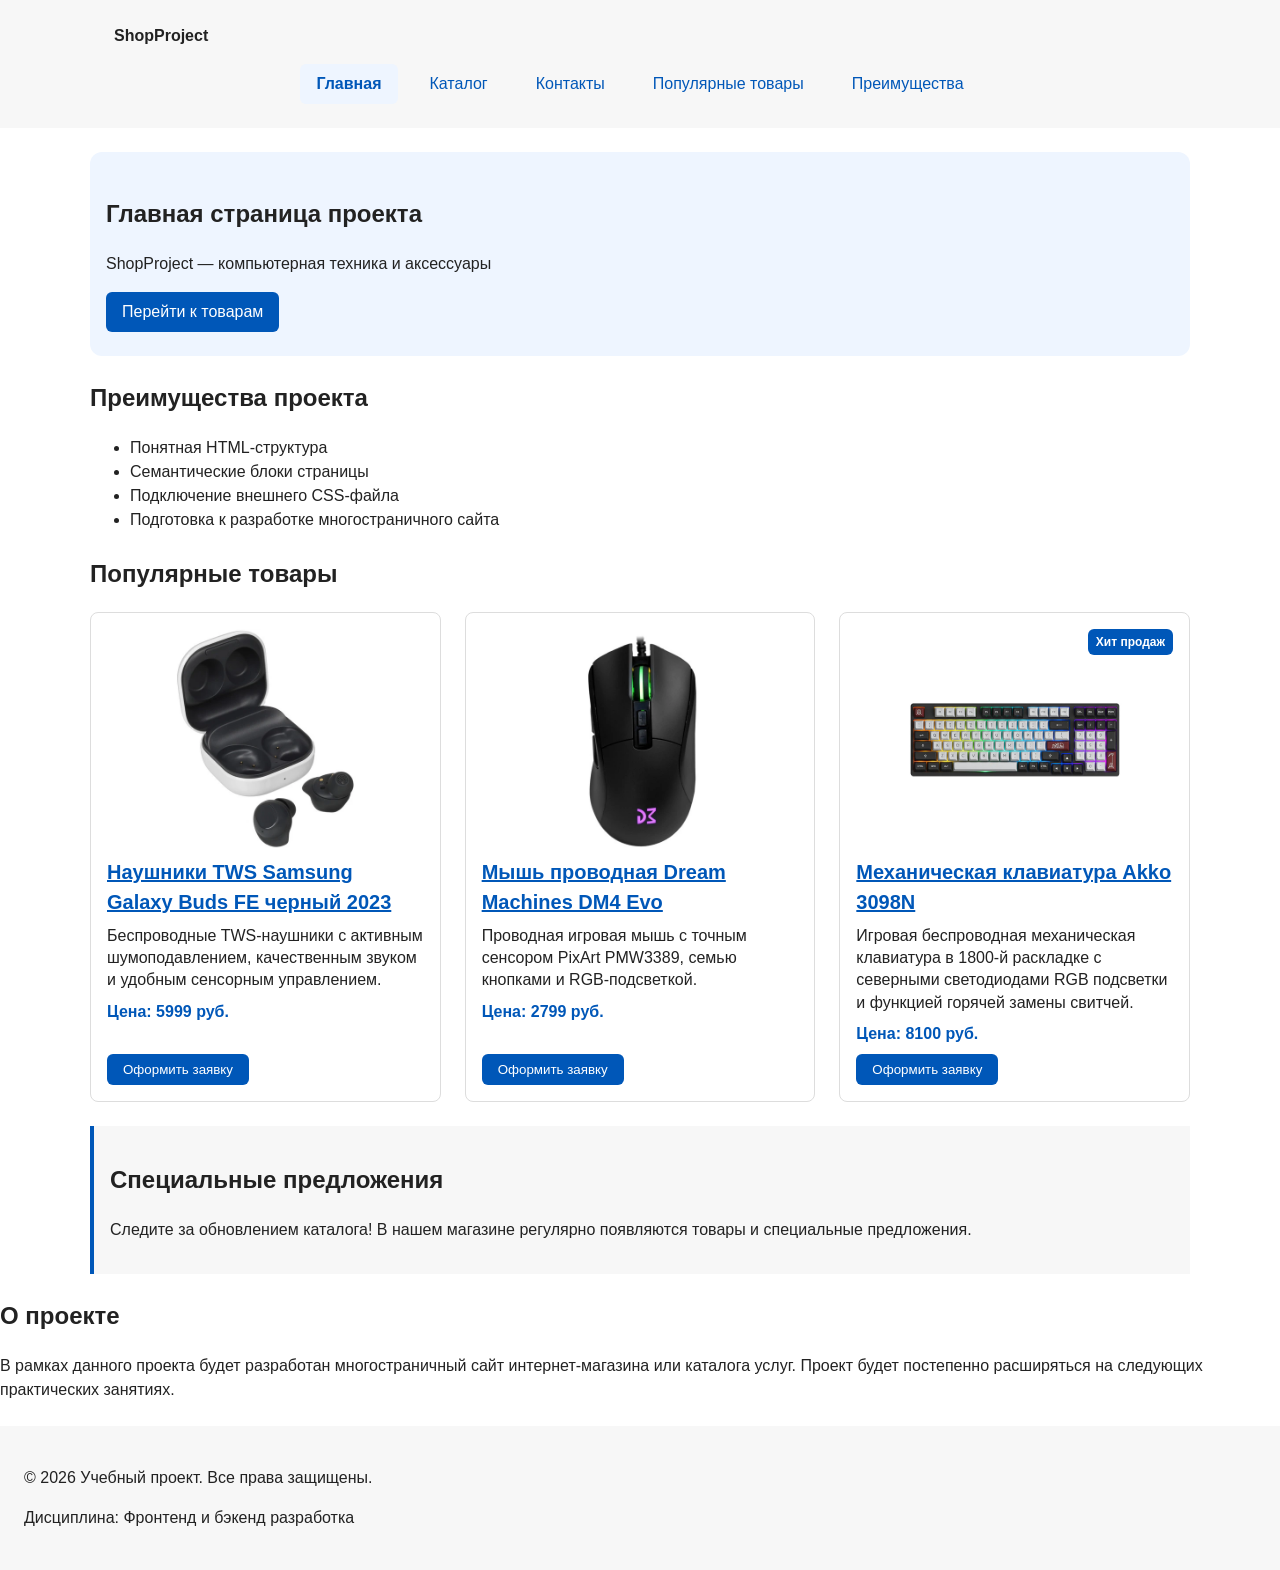
<file: index.html>
<!DOCTYPE html>
<html lang="ru">
<head>
  <meta charset="UTF-8">
  <meta name="viewport" content="width=device-width, initial-scale=1.0">
  <title>Главная - ShopProject</title>
  <link rel="stylesheet" href="css/style.css">
  <script src="js/main.js" defer></script>
</head>

<body>
<header class="site-header">
  <div class="site-header__inner">
    <a class="site-header__logo" href="index.html">ShopProject</a>

    <nav class="site-nav" aria-label="Основная навигация">
      <ul class="site-nav__list">
        <li class="site-nav__item">
          <a class="site-nav__link site-nav__link--active"
             href="index.html"
             aria-current="page">Главная</a>
        </li>

        <li class="site-nav__item">
          <a class="site-nav__link" href="catalog.html">Каталог</a>
        </li>

        <li class="site-nav__item">
          <a class="site-nav__link" href="contacts.html">Контакты</a>
        </li>

        <li class="site-nav__item">
          <a class="site-nav__link" href="index.html#popular">
            Популярные товары
          </a>
        </li>

        <li class="site-nav__item">
          <a class="site-nav__link" href="index.html#advantages">
            Преимущества
          </a>
        </li>
      </ul>
    </nav>
  </div>
</header>

  <main>
    <section class="hero">
      <h1>Главная страница проекта</h1>
      <p>
        ShopProject — компьютерная техника и аксессуары
      </p>
      <a class="button" href="#popular">Перейти к товарам</a>
    </section>
    <section class="section" id="advantages">
      <h2>Преимущества проекта</h2>

      <ul class="advantages-list">
        <li>Понятная HTML-структура</li>
        <li>Семантические блоки страницы</li>
        <li>Подключение внешнего CSS-файла</li>
        <li>Подготовка к разработке многостраничного сайта</li>
      </ul>
    </section>
  <section class="section" id="popular">
    <h2>Популярные товары</h2>

    <div class="products-grid">

  <article class="product-card">
    <img class="product-card__image"
         src="images/НАУШНИКИ.jpg.webp"
         alt="Наушники TWS Samsung Galaxy Buds FE черный 2023">
    <h3 class="product-card__title">
      <a href="headphones.html">Наушники TWS Samsung Galaxy Buds FE черный 2023</a>
      </h3>

    <p class="product-card__description">
      Беспроводные TWS-наушники с активным шумоподавлением, 
      качественным звуком и удобным сенсорным управлением. 
    </p>

    <p class="product-card__price">
      Цена: 5999 руб.
    </p>

    <button type="button"
            class="button order-button product-card__button">
      Оформить заявку
    </button>
  </article>

  <article class="product-card">
    <img class="product-card__image"
         src="images/МЫШЬ.jpg.webp"
         alt="Мышь проводная Dream Machines DM4 Evo">
    <h3 class="product-card__title">
      <a href="mouse.html">Мышь проводная Dream Machines DM4 Evo</a>
      </h3>

    <p class="product-card__description">
       Проводная игровая мышь с точным сенсором PixArt PMW3389,
       семью кнопками и RGB-подсветкой.
    </p>

    <p class="product-card__price">
      Цена: 2799 руб.
    </p>

    <button type="button"
            class="button order-button product-card__button">
      Оформить заявку
    </button>
  </article>

  <article class="product-card">
    <span class="product-card__badge">Хит продаж</span>
    <img class="product-card__image" 
         src="images/3098N_Dracula_Castl.jpg"
         alt="Механическая клавиатура Akko 3098N">
    <h3 class="product-card__title">
      <a href="product.html">Механическая клавиатура Akko 3098N</a>
    </h3>

    <p class="product-card__description">
      Игровая беспроводная механическая клавиатура в 1800-й раскладке c северными светодиодами RGB подсветки и функцией горячей замены свитчей.
    </p>

    <p class="product-card__price">
      Цена: 8100 руб.
    </p>

    <button type="button"
            class="button order-button product-card__button">
      Оформить заявку
    </button>
  </article>

</div>
  </section>

  <aside class = "aside-info">
    <h2>Специальные предложения</h2>
    <p>
      Следите за обновлением каталога! 
      В нашем магазине регулярно появляются товары
      и специальные предложения.
    </p>
  </aside>

  <section>
  <h2>О проекте</h2>
  <p>
    В рамках данного проекта будет разработан многостраничный сайт
    интернет-магазина или каталога услуг. Проект будет постепенно
    расширяться на следующих практических занятиях.
  </p>
</section>
</main>

  <footer id = "contacts">
    <p>&copy; 2026 Учебный проект. Все права защищены.</p>
    <p>Дисциплина: Фронтенд и бэкенд разработка</p>
  </footer>

<dialog id="order-dialog" class="order-dialog">
  <h2 class="order-dialog__title">Оформление заявки</h2>

  <form id="order-form" class="order-form">
    <div class="form-field">
      <label class="form-field__label" for="customer-name">
        Ваше имя
      </label>
      <input class="form-field__input"
             type="text"
             id="customer-name"
             name="customerName"
             required>
    </div>

    <div class="form-field">
      <label class="form-field__label" for="customer-email">
        Электронная почта
      </label>
      <input class="form-field__input"
             type="email"
             id="customer-email"
             name="customerEmail"
             required>
    </div>

    <div class="form-field">
      <label class="form-field__label" for="customer-phone">
        Телефон
      </label>
      <input class="form-field__input"
             type="tel"
             id="customer-phone"
             name="customerPhone"
             pattern="(\+7|8)[0-9]{10}"
             title="Введите номер в формате +79991234567 или 89991234567"
             autocomplete="tel"
             required>
    </div>

    <div class="form-field">
      <label class="form-field__label" for="order-comment">
        Комментарий к заказу
      </label>
      <textarea class="form-field__input"
                id="order-comment"
                name="comment"
                rows="4"></textarea>
    </div>

    <div class="order-form__actions">
      <button type="submit" class="button">
        Отправить заявку
      </button>

      <button type="button" id="close-dialog" class="button">
        Закрыть
      </button>
    </div>
  </form>
</dialog>
</body>
</html>
</file>
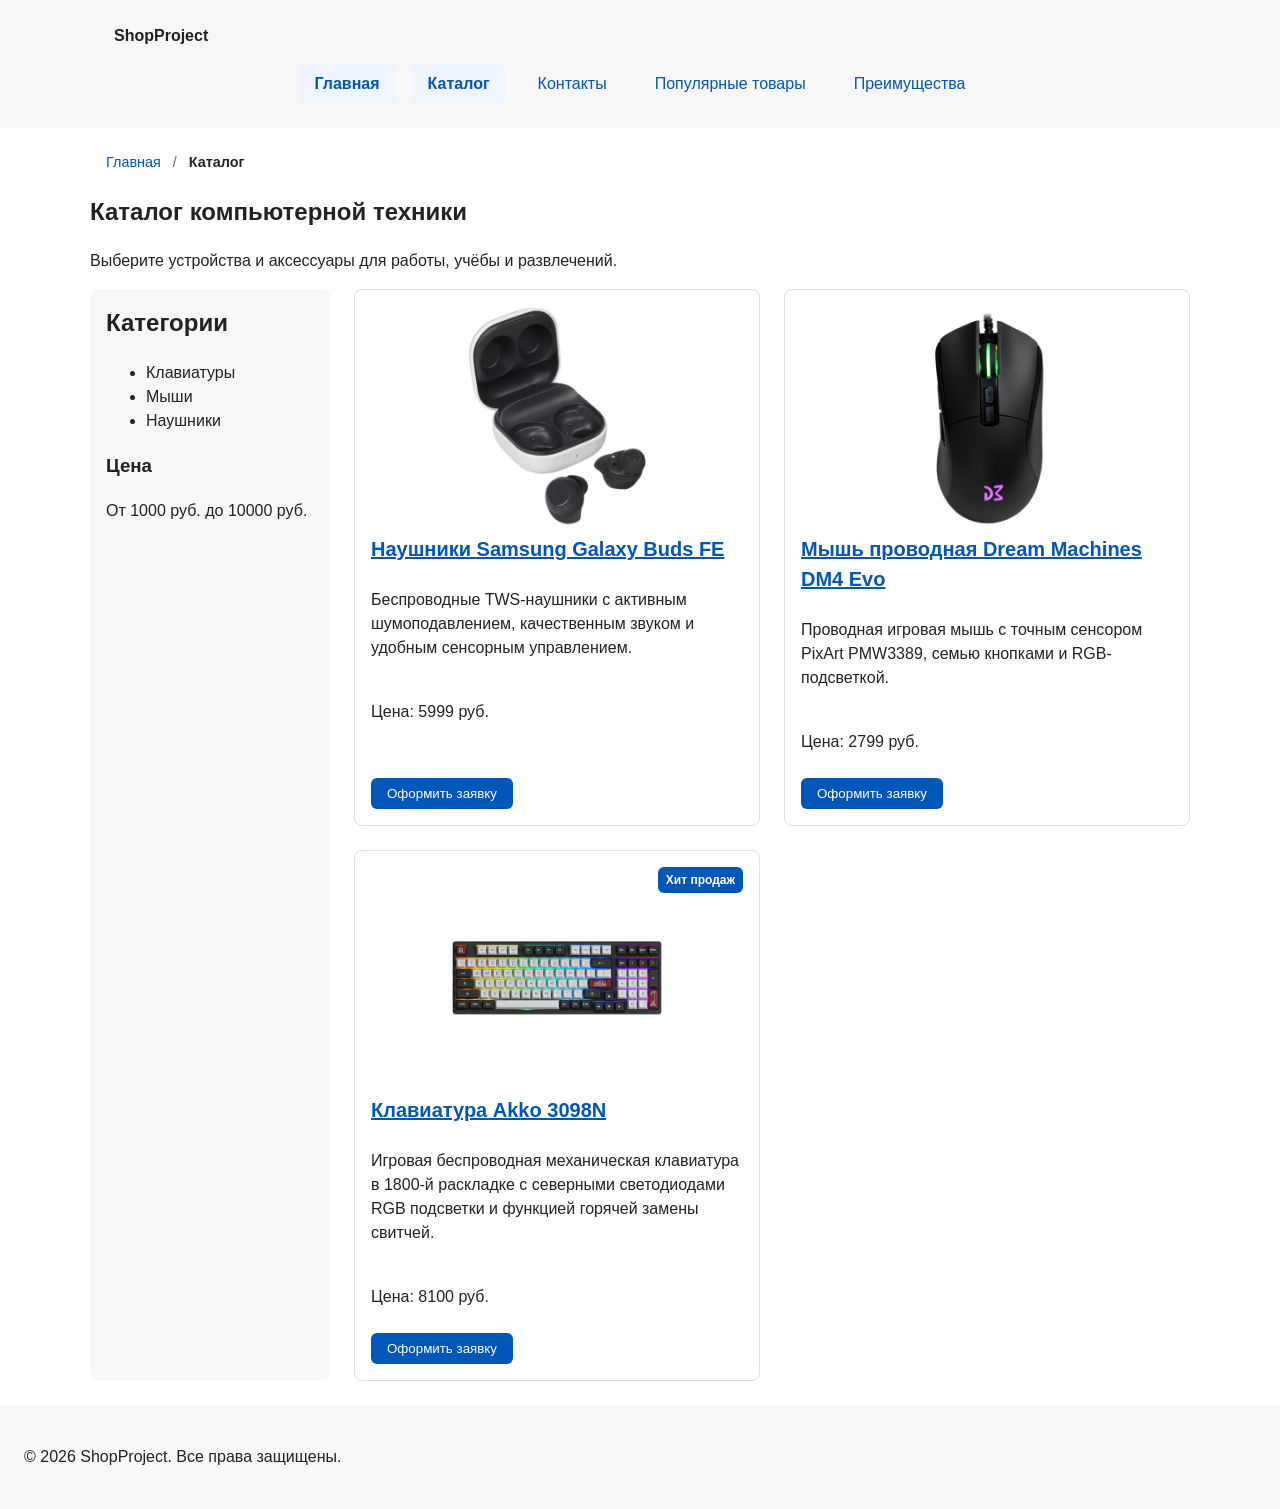
<file: catalog.html>
<!DOCTYPE html>
<html lang="ru">
<head>
    <meta charset="UTF-8">
    <meta name="viewport" content="width=device-width, initial-scale=1.0">
    <title>Каталог -ShopProject</title>
    <link rel="stylesheet" href="css/style.css">
</head>

<body>
    <header class="site-header">
        <div class="site-header__inner">
            <a class="site-header__logo" href="index.html">ShopProject</a>

            <nav class="site-nav" aria-label="Основная навигация">
                <ul class="site-nav__list">
                    <li class="site-nav__item">
                        <a class="site-nav__link site-nav__link--active"
                        href="index.html"
                        >Главная</a>
                    </li>

                    <li class="site-nav__item">
                        <a class="site-nav__link site-nav__link--active" href="catalog.html
                        aria-current="page">Каталог</a>
                    </li>

                    <li class="site-nav__item">
                        <a class="site-nav__link" href="contacts.html">
                            Контакты
                        </a>
                    </li>

                    <li class="site-nav__item">
                        <a class="site-nav__link" href="index.html#popular">
                            Популярные товары
                        </a>
                    </li>

                    <li class="site-nav__item">
                        <a class="site-nav__link" href="index.html#advantages">
                            Преимущества
                        </a>
                    </li>
                </ul>
            </nav>
        </div>
    </header>

    <main>
        <nav class="breadcrumbs" aria-label="Хлебные крошки">
            <a class="breadcrumbs__link" href="index.html">Главная</a>
            <span class="breadcrumbs__separator" aria-hidden="true">/</span>
            <span class="breadcrumbs__current" aria-current="page">Каталог</span>
        </nav>

        <section class="section">
            <h1>Каталог компьютерной техники</h1>
            <p>
                Выберите устройства и аксессуары для работы, учёбы и развлечений.
            </p>

            <div class="catalog-layout">
                <aside class="catalog-filters">
                    <h2>Категории</h2>

                    <ul>
                        <li>Клавиатуры</li>
                        <li>Мыши</li>
                        <li>Наушники</li>
                    </ul>

                    <h3>Цена</h3>
                    <p>От 1000 руб. до 10000 руб.</p>
                </aside>

                <div class="catalog-products">
                    <article class="product-card">
                        <img class="product-card__image"
                        src="images/НАУШНИКИ.jpg.webp"
                        alt="Наушники TWS Samsung Galaxy Buds FE черный 2023">
                        <h3 class="product-card__title">
                            <a href="headphones.html">Наушники Samsung Galaxy Buds FE</a></h3>

                        <p class="product-card_description">
                           Беспроводные TWS-наушники с активным шумоподавлением,
                           качественным звуком и удобным сенсорным управлением.
                        </p>
                        <p class="product-card_price">
                            Цена: 5999 руб.
                        </p>

                        <button type="button" class="button order-button product-card__button">
                            Оформить заявку
                        </button>

                        </button>
                    </article>

                    <article class="product-card">
                        <img class="product-card__image"
                        src="images/МЫШЬ.jpg.webp"
                        alt="Мышь проводная Dream Machines DM4 Evo">
                        <h3 class="product-card__title">
                            <a href="mouse.html">Мышь проводная Dream Machines DM4 Evo</a></h3>

                        <p class="product-card_description">
                             Проводная игровая мышь с точным сенсором PixArt PMW3389, 
                             семью кнопками и RGB-подсветкой.
                        </p>

                        <p class="product-card_price">
                            Цена: 2799 руб.
                        </p>

                        <button type="button" class="button order-button product-card__button">
                            Оформить заявку
                        </button>
                    </article>

                    <article class="product-card">
                        <span class="product-card__badge">Хит продаж</span>
                        <img class="product-card__image" 
                        src="images/3098N_Dracula_Castl.jpg"
                        alt="Механическая клавиатура Akko 3098N">
                        <h3 class="product-card__title">
                            <a href="product.html">Клавиатура Akko 3098N</a>
                        </h3>
                        <p class="product-card_description">
                            Игровая беспроводная механическая клавиатура в 1800-й раскладке c северными светодиодами RGB подсветки и функцией горячей замены свитчей.
                        </p>
                        <p class="product-card_price">
                            Цена: 8100 руб.
                        </p>
                        <button type="button" class="button order-button product-card__button">
                            Оформить заявку
                        </button>
                    </article>
                </div>
            </div>
        </section>
    </main>

    <footer>
        <p>&copy; 2026 ShopProject. Все права защищены.</p>
    </footer>
</body>
</html>
</file>
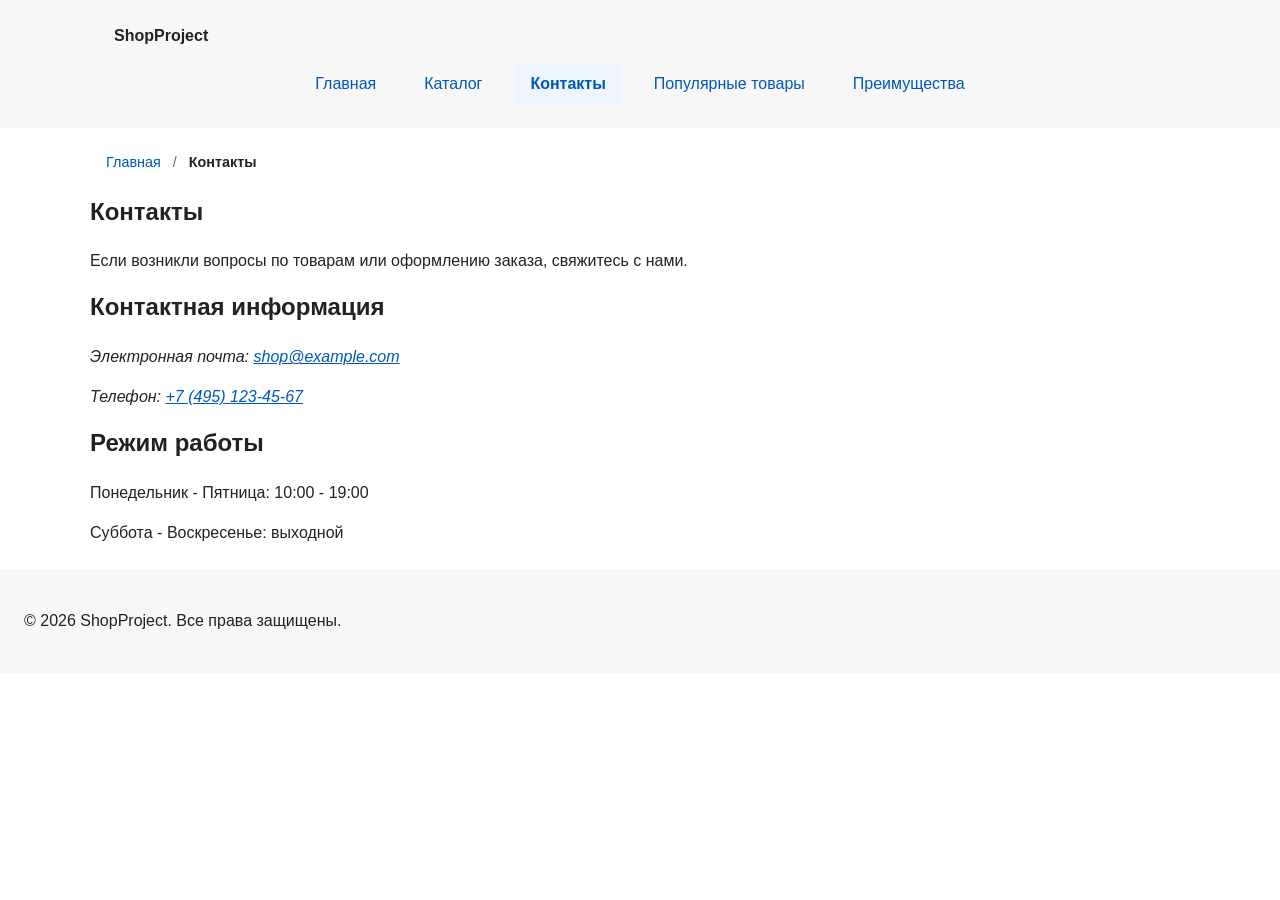
<file: contacts.html>
<!DOCTYPE html>
<html lang="ru">
<head>
    <meta charset="UTF-8">
    <meta name="viewport" content="width=device-width, initial-scale=1.0">
    <title>
        Контакты - ShopProject
    </title>
    <link rel="stylesheet" href="css/style.css">
</head>

<body>
    <header class="site-header">
        <div class="site-header__inner">
            <a class="site-header__logo" href="index.html">ShopProject</a>

            <nav class="site-nav" aria-label="Основная навигация">
                <ul class="site-nav__list">
                    <li class="site-nav__item">
                        <a class="site-nav__link" href="index.html">
                            Главная
                        </a>
                    </li>

                    <li class="site-nav__item">
                        <a class="site-nav__link" href="catalog.html">
                            Каталог
                        </a>
                    </li>

                    <li class="site-nav__item">
                        <a class="site-nav__link site-nav__link--active" href="contacts.html" aria-current="page">Контакты</a>
                    </li>

                    <li class="site-nav__item">
                        <a class="site-nav__link" href="index.html#popular">
                            Популярные товары
                        </a>
                    </li>

                    <li class="site-nav__item">
                        <a class="site-nav__link" href="index.html#advantages">
                            Преимущества
                        </a>
                    </li>
                </ul>
            </nav>
        </div>

    </header>

    <main>
        <nav class="breadcrumbs" aria-label="Хлебные крошки">
    <a class="breadcrumbs__link" href="index.html">Главная</a>
    <span class="breadcrumbs__separator" aria-hidden="true">/</span>
    <span class="breadcrumbs__current" aria-current="page">Контакты</span>
</nav>

        <section class="section">
            <h1>Контакты</h1>
            <p>
                Если возникли вопросы по товарам или оформлению заказа, свяжитесь с нами.
            </p>

            <h2>Контактная информация</h2>

            <address>
                <p>
                    Электронная почта:
                    <a href="mailto:shop@example.com">shop@example.com</a>
                </p>

                <p>
                    Телефон:
                    <a href="tel:+74951234567">+7 (495) 123-45-67</a>
                </p>
            </address>

            <h2>Режим работы</h2>
            <p>
                Понедельник - Пятница: 10:00 - 19:00
            </p>

            <p>
                Суббота - Воскресенье: выходной
            </p>
        </section>
    </main>

<footer>
    <p>&copy; 2026 ShopProject. Все права защищены.</p>
</footer>
</body>
</html>
</file>
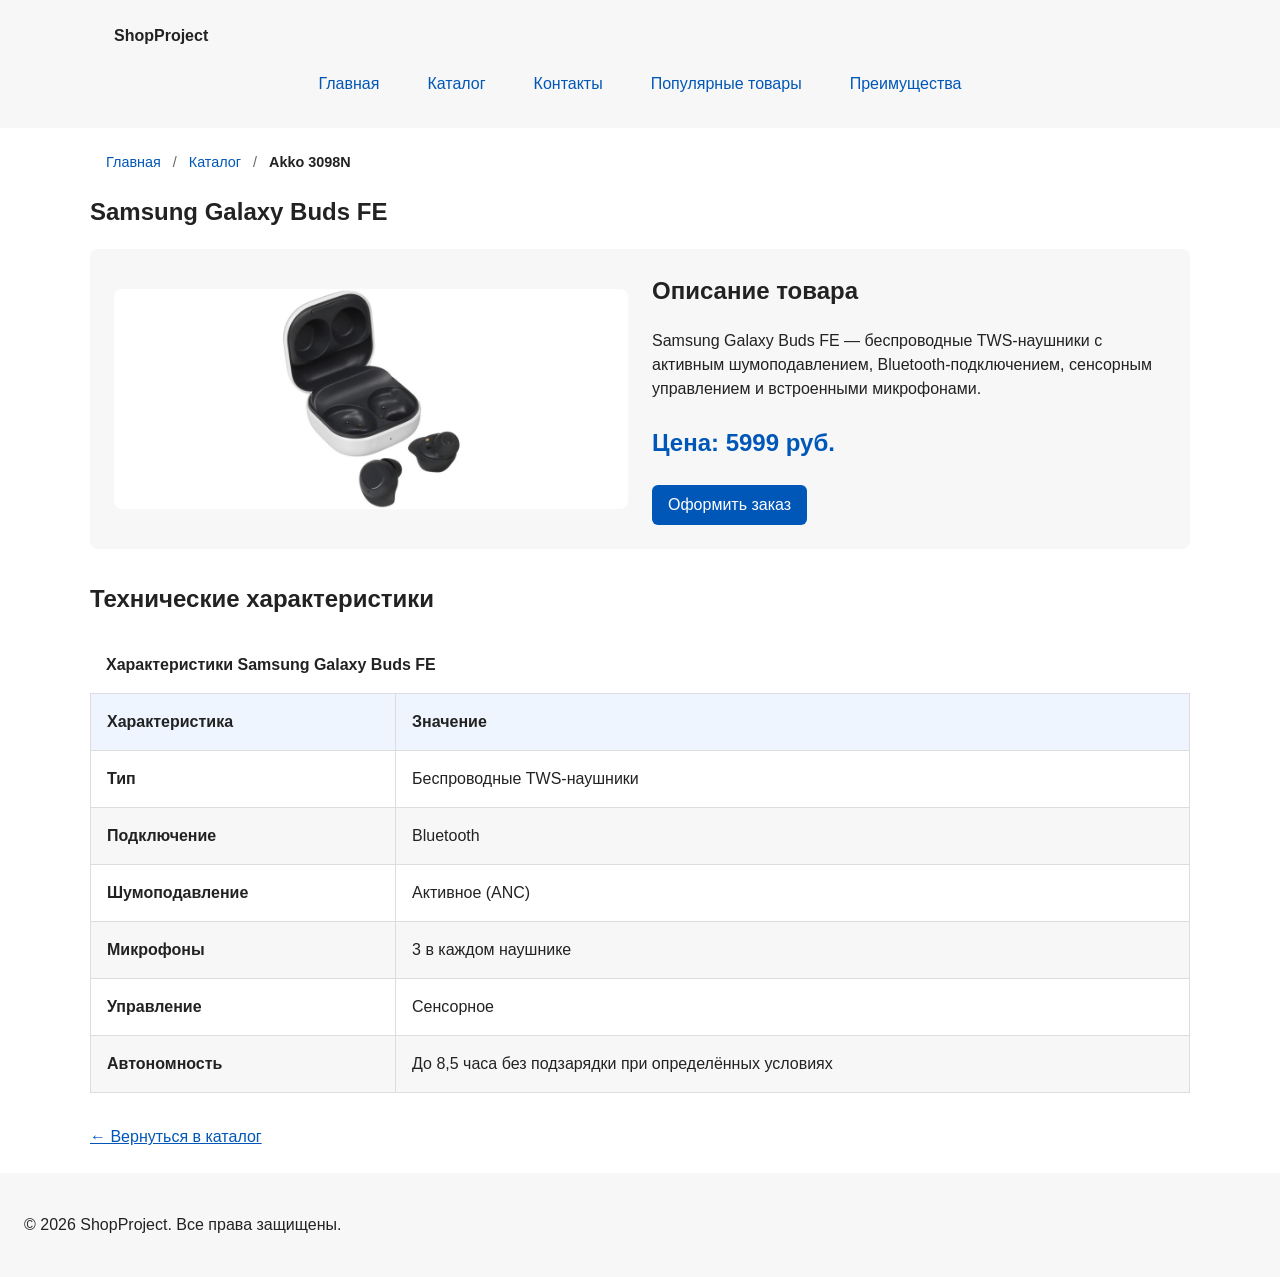
<file: headphones.html>
<!DOCTYPE html>
<html lang="ru">
<head>
  <meta charset="UTF-8">
  <meta name="viewport" content="width=device-width, initial-scale=1.0">
  <title>Samsung Galaxy Buds FE — ShopProject</title>
  <link rel="stylesheet" href="css/style.css">
</head>

<body>
  <header class="site-header">
    <div class="site-header__inner">
      <a class="site-header__logo" href="index.html">ShopProject</a>

      <nav class="site-nav" aria-label="Основная навигация">
        <ul class="site-nav__list">
          <li class="site-nav__item">
            <a class="site-nav__link" href="index.html">Главная</a>
          </li>
          <li class="site-nav__item">
            <a class="site-nav__link" href="catalog.html">Каталог</a>
          </li>
          <li class="site-nav__item">
            <a class="site-nav__link" href="contacts.html">Контакты</a>
          </li>
          <li class="site-nav__item">
            <a class="site-nav__link" href="index.html#popular">Популярные товары</a>
          </li>
          <li class="site-nav__item">
            <a class="site-nav__link" href="index.html#advantages">Преимущества</a>
          </li>
        </ul>
      </nav>
    </div>
  </header>

  <main>
    <nav class="breadcrumbs" aria-label="Хлебные крошки">
      <a class="breadcrumbs__link" href="index.html">Главная</a>
      <span class="breadcrumbs__separator" aria-hidden="true">/</span>
      <a class="breadcrumbs__link" href="catalog.html">Каталог</a>
      <span class="breadcrumbs__separator" aria-hidden="true">/</span>
      <span class="breadcrumbs__current" aria-current="page">Akko 3098N</span>
    </nav>

    <section class="section">
      <h1>Samsung Galaxy Buds FE</h1>

      <article class="product-detail">
        <img class="product-card__image" 
             src="images/НАУШНИКИ.jpg.webp"
             alt="Наушники TWS Samsung Galaxy Buds FE черный 2023">
        <div class="product-detail__content">
          <h2>Описание товара</h2>

          <p>
           Samsung Galaxy Buds FE — беспроводные TWS-наушники
           с активным шумоподавлением, Bluetooth-подключением,
           сенсорным управлением и встроенными микрофонами.
          </p>

          <p class="product-detail__price">Цена: 5999 руб.</p>

          <a class="button" href="order.html?product=akko3098n">
            Оформить заказ
          </a>
        </div>
      </article>

      <h2>Технические характеристики</h2>

      <table class="specs-table">
        <caption class="specs-table__caption">
            Характеристики Samsung Galaxy Buds FE
        </caption>
        <thead>
            <tr>
                <th scope="col">Характеристика</th>
                <th scope="col">Значение</th>
            </tr>
        </thead>
        <tbody>
            <tr><th scope="row">Тип</th><td>Беспроводные TWS-наушники</td></tr>
            <tr><th scope="row">Подключение</th><td>Bluetooth</td></tr>
            <tr><th scope="row">Шумоподавление</th><td>Активное (ANC)</td></tr>
            <tr><th scope="row">Микрофоны</th><td>3 в каждом наушнике</td></tr>
            <tr><th scope="row">Управление</th><td>Сенсорное</td></tr>
            <tr><th scope="row">Автономность</th><td>До 8,5 часа без подзарядки при определённых условиях</td></tr>
        </tbody>
    </table>


      <p>
        <a href="catalog.html">← Вернуться в каталог</a>
      </p>
    </section>
  </main>

  <footer>
    <p>&copy; 2026 ShopProject. Все права защищены.</p>
  </footer>
</body>
</html>
</file>
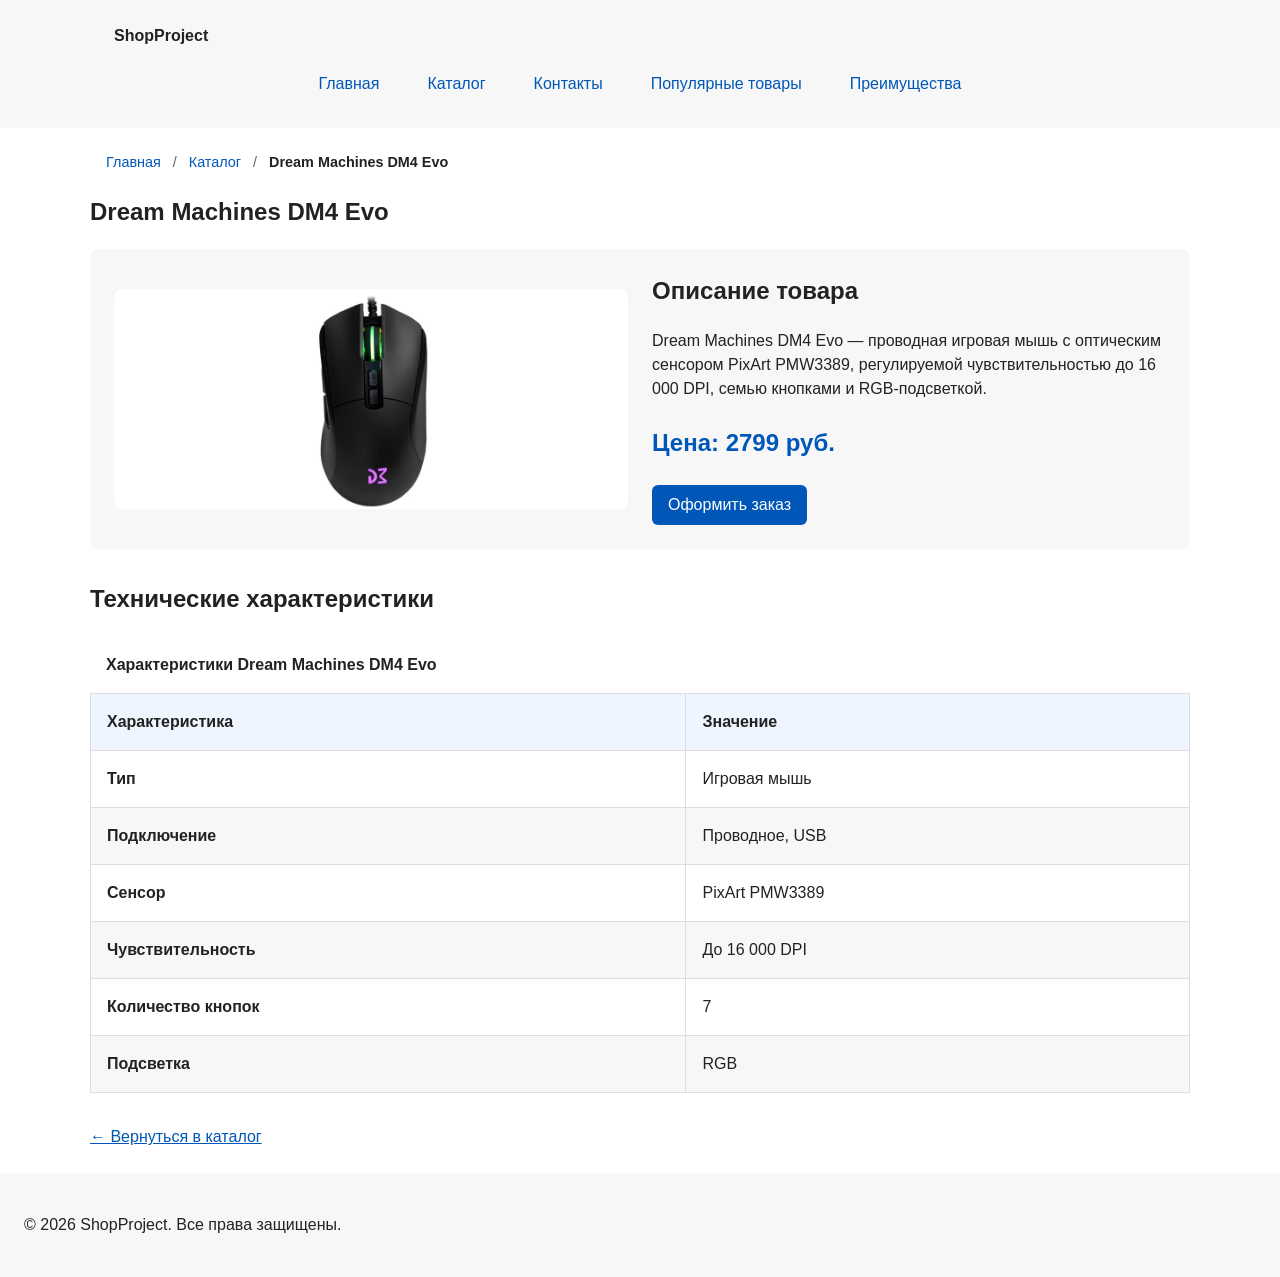
<file: mouse.html>
<!DOCTYPE html>
<html lang="ru">
<head>
  <meta charset="UTF-8">
  <meta name="viewport" content="width=device-width, initial-scale=1.0">
  <title>Dream Machines DM4 Evo — ShopProject</title>
  <link rel="stylesheet" href="css/style.css">
</head>

<body>
  <header class="site-header">
    <div class="site-header__inner">
      <a class="site-header__logo" href="index.html">ShopProject</a>

      <nav class="site-nav" aria-label="Основная навигация">
        <ul class="site-nav__list">
          <li class="site-nav__item">
            <a class="site-nav__link" href="index.html">Главная</a>
          </li>
          <li class="site-nav__item">
            <a class="site-nav__link" href="catalog.html">Каталог</a>
          </li>
          <li class="site-nav__item">
            <a class="site-nav__link" href="contacts.html">Контакты</a>
          </li>
          <li class="site-nav__item">
            <a class="site-nav__link" href="index.html#popular">Популярные товары</a>
          </li>
          <li class="site-nav__item">
            <a class="site-nav__link" href="index.html#advantages">Преимущества</a>
          </li>
        </ul>
      </nav>
    </div>
  </header>

  <main>
    <nav class="breadcrumbs" aria-label="Хлебные крошки">
      <a class="breadcrumbs__link" href="index.html">Главная</a>
      <span class="breadcrumbs__separator" aria-hidden="true">/</span>
      <a class="breadcrumbs__link" href="catalog.html">Каталог</a>
      <span class="breadcrumbs__separator" aria-hidden="true">/</span>
      <span class="breadcrumbs__current" aria-current="page">Dream Machines DM4 Evo</span>
    </nav>

    <section class="section">
      <h1>Dream Machines DM4 Evo</h1>

      <article class="product-detail">
        <img class="product-card__image" 
             src="images/МЫШЬ.jpg.webp"
             alt="Мышь проводная Dream Machines DM4 Evo">
        <div class="product-detail__content">
          <h2>Описание товара</h2>

          <p>
            Dream Machines DM4 Evo — проводная игровая мышь
            с оптическим сенсором PixArt PMW3389,
            регулируемой чувствительностью до 16 000 DPI,
            семью кнопками и RGB-подсветкой.
          </p>

          <p class="product-detail__price">Цена: 2799 руб.</p>

          <a class="button" href="order.html?product=dm4-evo">
            Оформить заказ
          </a>
        </div>
      </article>

      <h2>Технические характеристики</h2>

      <table class="specs-table">
        <caption class="specs-table__caption">
            Характеристики Dream Machines DM4 Evo
        </caption>
        <thead>
            <tr>
                <th scope="col">Характеристика</th>
                <th scope="col">Значение</th>
            </tr>
        </thead>
        <tbody>
            <tr><th scope="row">Тип</th><td>Игровая мышь</td></tr>
            <tr><th scope="row">Подключение</th><td>Проводное, USB</td></tr>
            <tr><th scope="row">Сенсор</th><td>PixArt PMW3389</td></tr>
            <tr><th scope="row">Чувствительность</th><td>До 16 000 DPI</td></tr>
            <tr><th scope="row">Количество кнопок</th><td>7</td></tr>
            <tr><th scope="row">Подсветка</th><td>RGB</td></tr>
        </tbody>
    </table>


      <p>
        <a href="catalog.html">← Вернуться в каталог</a>
      </p>
    </section>
  </main>

  <footer>
    <p>&copy; 2026 ShopProject. Все права защищены.</p>
  </footer>
</body>
</html>
</file>
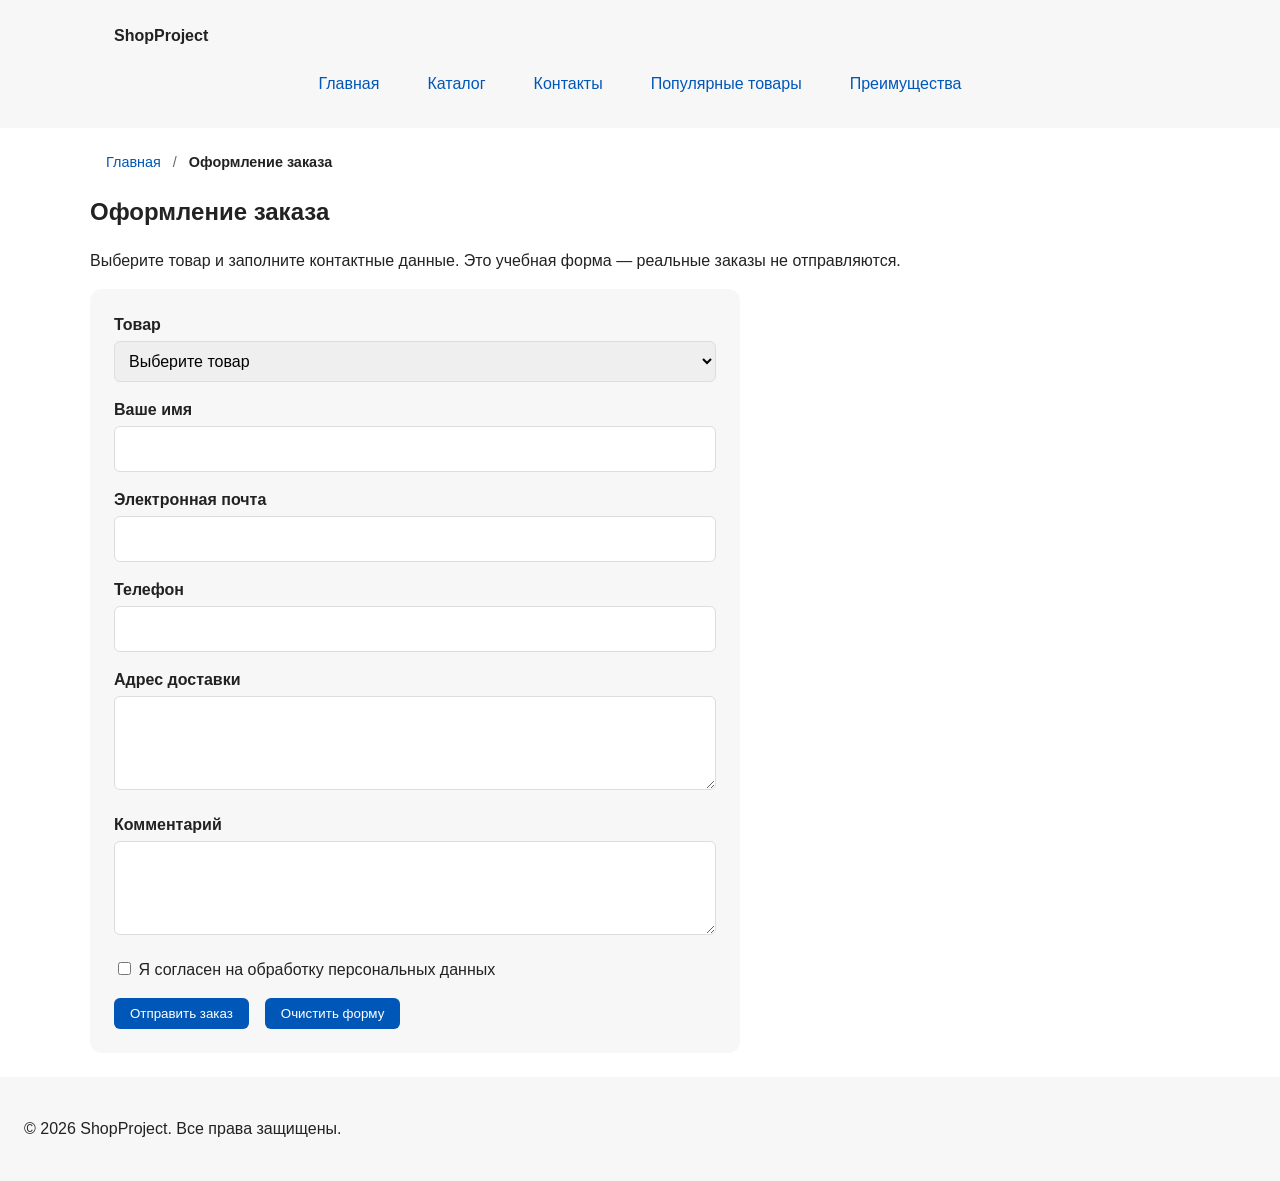
<file: order.html>
<!DOCTYPE html>
<html lang="ru">
<head>
  <meta charset="UTF-8">
  <meta name="viewport" content="width=device-width, initial-scale=1.0">
  <title>Оформление заказа — ShopProject</title>
  <link rel="stylesheet" href="css/style.css">
  <script src="js/order.js" defer></script>
</head>

<body>
  <header class="site-header">
    <div class="site-header__inner">
      <a class="site-header__logo" href="index.html">ShopProject</a>

      <nav class="site-nav" aria-label="Основная навигация">
        <ul class="site-nav__list">
          <li class="site-nav__item">
            <a class="site-nav__link" href="index.html">Главная</a>
          </li>
          <li class="site-nav__item">
            <a class="site-nav__link" href="catalog.html">Каталог</a>
          </li>
          <li class="site-nav__item">
            <a class="site-nav__link" href="contacts.html">Контакты</a>
          </li>
          <li class="site-nav__item">
            <a class="site-nav__link" href="index.html#popular">Популярные товары</a>
          </li>
          <li class="site-nav__item">
            <a class="site-nav__link" href="index.html#advantages">Преимущества</a>
          </li>
        </ul>
      </nav>
    </div>
  </header>

  <main>
    <nav class="breadcrumbs" aria-label="Хлебные крошки">
      <a class="breadcrumbs__link" href="index.html">Главная</a>
      <span class="breadcrumbs__separator" aria-hidden="true">/</span>
      <span class="breadcrumbs__current" aria-current="page">
        Оформление заказа
      </span>
    </nav>

    <section class="section">
      <h1>Оформление заказа</h1>
      <p>
        Выберите товар и заполните контактные данные.
        Это учебная форма — реальные заказы не отправляются.
      </p>

      <form id="checkout-form" class="checkout-form">
        <div class="form-field">
          <label class="form-field__label" for="product-select">
            Товар
          </label>

          <select
            id="product-select"
            class="form-field__input"
            name="product"
            required>
            <option value="">Выберите товар</option>
            <option value="buds-fe">
              Samsung Galaxy Buds FE — 5999 руб.
            </option>
            <option value="dm4-evo">
              Dream Machines DM4 Evo — 2799 руб.
            </option>
            <option value="akko3098n">
              Akko 3098N — 8100 руб.
            </option>
          </select>
        </div>

        <div class="form-field">
          <label class="form-field__label" for="checkout-name">
            Ваше имя
          </label>
          <input
            class="form-field__input"
            type="text"
            id="checkout-name"
            name="customerName"
            autocomplete="name"
            required>
        </div>

        <div class="form-field">
          <label class="form-field__label" for="checkout-email">
            Электронная почта
          </label>
          <input
            class="form-field__input"
            type="email"
            id="checkout-email"
            name="customerEmail"
            autocomplete="email"
            required>
        </div>

        <div class="form-field">
          <label class="form-field__label" for="checkout-phone">
            Телефон
          </label>
          <input
            class="form-field__input"
            type="tel"
            id="checkout-phone"
            name="customerPhone"
            pattern="(\+7|8)[0-9]{10}"
            title="Введите номер +79991234567 или 89991234567"
            autocomplete="tel"
            required>
        </div>

        <div class="form-field">
          <label class="form-field__label" for="checkout-address">
            Адрес доставки
          </label>
          <textarea
            class="form-field__input"
            id="checkout-address"
            name="address"
            rows="3"
            required></textarea>
        </div>

        <div class="form-field">
          <label class="form-field__label" for="checkout-comment">
            Комментарий
          </label>
          <textarea
            class="form-field__input"
            id="checkout-comment"
            name="comment"
            rows="3"></textarea>
        </div>

        <div class="form-field">
          <label>
            <input type="checkbox" name="personalDataConsent" required>
            Я согласен на обработку персональных данных
          </label>
        </div>

        <div class="order-form__actions">
          <button class="button" type="submit">
            Отправить заказ
          </button>

          <button class="button" type="reset">
            Очистить форму
          </button>
        </div>
      </form>

      <p id="checkout-message"
         class="success-message"
         role="status"
         hidden>
        Заявка успешно оформлена (демонстрационный режим).
      </p>
    </section>
  </main>

  <footer>
    <p>&copy; 2026 ShopProject. Все права защищены.</p>
  </footer>
</body>
</html>
</file>
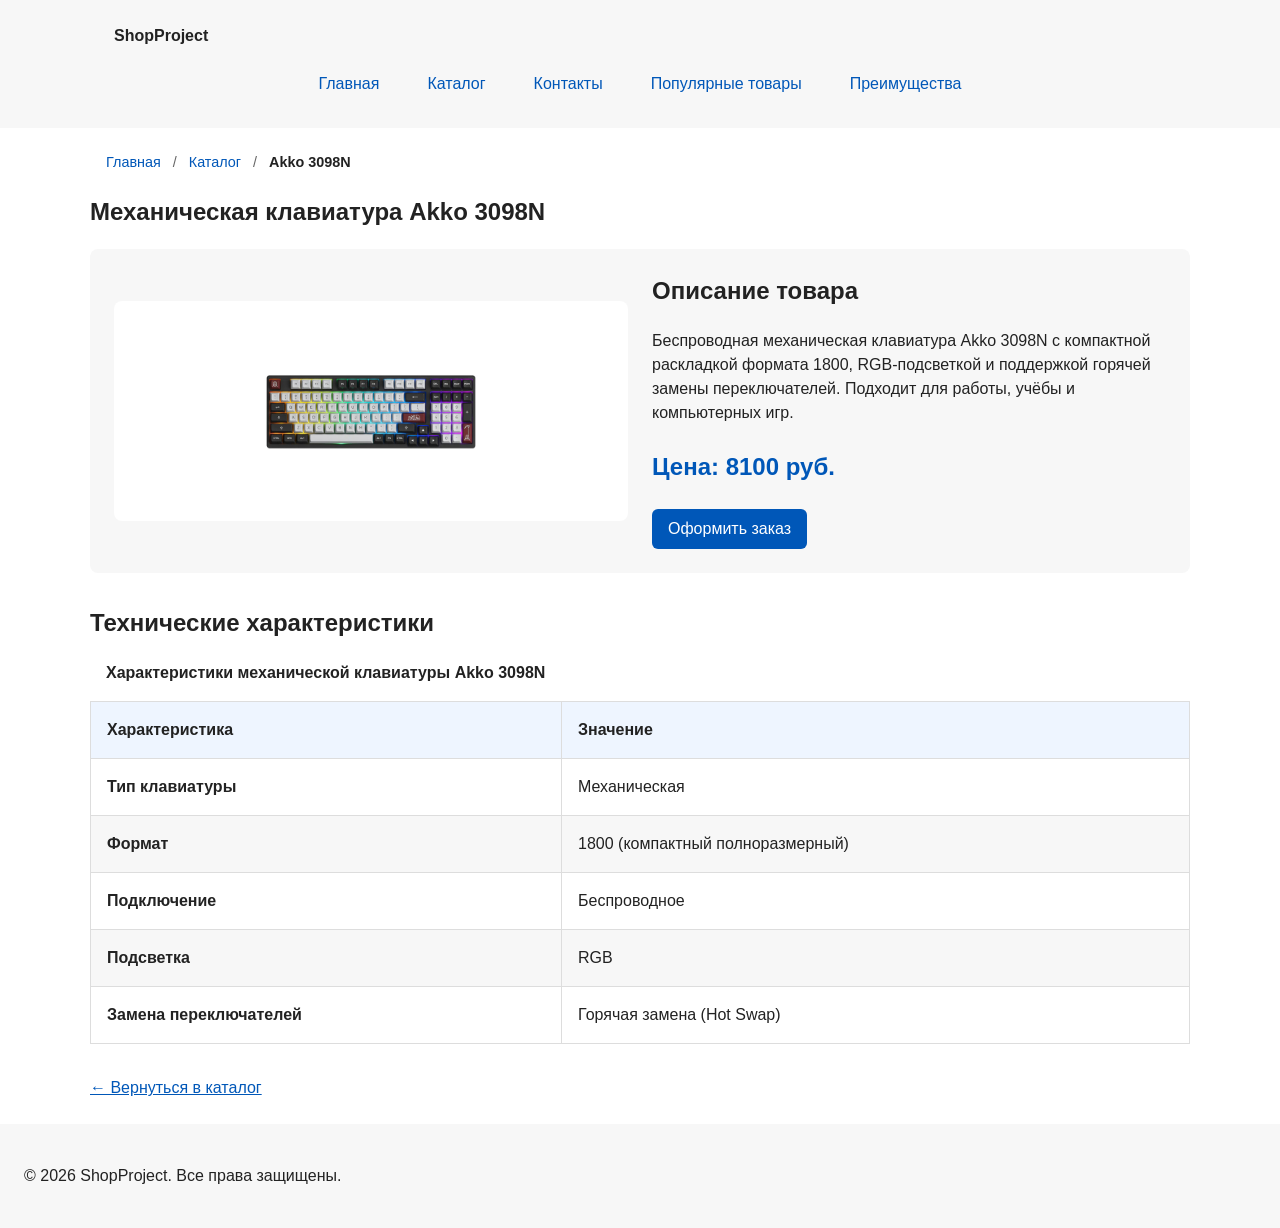
<file: product.html>
<!DOCTYPE html>
<html lang="ru">
<head>
  <meta charset="UTF-8">
  <meta name="viewport" content="width=device-width, initial-scale=1.0">
  <title>Клавиатура Akko 3098N — ShopProject</title>
  <link rel="stylesheet" href="css/style.css">
</head>

<body>
  <header class="site-header">
    <div class="site-header__inner">
      <a class="site-header__logo" href="index.html">ShopProject</a>

      <nav class="site-nav" aria-label="Основная навигация">
        <ul class="site-nav__list">
          <li class="site-nav__item">
            <a class="site-nav__link" href="index.html">Главная</a>
          </li>
          <li class="site-nav__item">
            <a class="site-nav__link" href="catalog.html">Каталог</a>
          </li>
          <li class="site-nav__item">
            <a class="site-nav__link" href="contacts.html">Контакты</a>
          </li>
          <li class="site-nav__item">
            <a class="site-nav__link" href="index.html#popular">Популярные товары</a>
          </li>
          <li class="site-nav__item">
            <a class="site-nav__link" href="index.html#advantages">Преимущества</a>
          </li>
        </ul>
      </nav>
    </div>
  </header>

  <main>
    <nav class="breadcrumbs" aria-label="Хлебные крошки">
      <a class="breadcrumbs__link" href="index.html">Главная</a>
      <span class="breadcrumbs__separator" aria-hidden="true">/</span>
      <a class="breadcrumbs__link" href="catalog.html">Каталог</a>
      <span class="breadcrumbs__separator" aria-hidden="true">/</span>
      <span class="breadcrumbs__current" aria-current="page">Akko 3098N</span>
    </nav>

    <section class="section">
      <h1>Механическая клавиатура Akko 3098N</h1>

      <article class="product-detail">
        <img class="product-card__image" 
         src="images/3098N_Dracula_Castl.jpg"
         alt="Механическая клавиатура Akko 3098N">
        <div class="product-detail__content">
          <h2>Описание товара</h2>

          <p>
            Беспроводная механическая клавиатура Akko 3098N
            с компактной раскладкой формата 1800,
            RGB-подсветкой и поддержкой горячей замены переключателей.
            Подходит для работы, учёбы и компьютерных игр.
          </p>

          <p class="product-detail__price">Цена: 8100 руб.</p>

          <a class="button" href="order.html?product=akko3098n">
            Оформить заказ
          </a>
        </div>
      </article>

      <h2>Технические характеристики</h2>

      <table class="specs-table">
        <captionc class="specs-table__caption">
          Характеристики механической клавиатуры Akko 3098N
        </captionc>
        <thead>
          <tr>
            <th scope="col">Характеристика</th>
            <th scope="col">Значение</th>
          </tr>
        </thead>
        <tbody>
          <tr>
            <th scope="row">Тип клавиатуры</th>
            <td>Механическая</td>
          </tr>
          <tr>
            <th scope="row">Формат</th>
            <td>1800 (компактный полноразмерный)</td>
          </tr>
          <tr>
            <th scope="row">Подключение</th>
            <td>Беспроводное</td>
          </tr>
          <tr>
            <th scope="row">Подсветка</th>
            <td>RGB</td>
          </tr>
          <tr>
            <th scope="row">Замена переключателей</th>
            <td>Горячая замена (Hot Swap)</td>
          </tr>
        </tbody>
      </table>

      <p>
        <a href="catalog.html">← Вернуться в каталог</a>
      </p>
    </section>
  </main>

  <footer>
    <p>&copy; 2026 ShopProject. Все права защищены.</p>
  </footer>
</body>
</html>
</file>
<file: css/style.css>
/* ===============================
   1. Переменные проекта
   =============================== */

:root {
  /* Основные цвета проекта */
  --color-bg: #ffffff;
  --color-text: #222222;
  --color-muted: #666666;
  --color-primary: #0057b8;
  --color-primary-dark: #003f86;
  --color-border: #dddddd;
  --color-surface: #f7f7f7;
  --color-surface-accent: #eef5ff;
  --color-danger: #b00020;
  --color-success: #168a2f;
  --color-success-bg: #eefaf0;
  --color-white: #ffffff;

  /* Отступы */
  --space-xs: 4px;
  --space-sm: 8px;
  --space-md: 16px;
  --space-lg: 24px;
  --space-xl: 32px;

  /* Скругления */
  --radius-sm: 6px;
  --radius-md: 8px;
  --radius-lg: 12px;

  /* Размеры */
  --container-width: 1100px;
}

/* ===============================
   2. Базовые стили
   =============================== */

* {
  box-sizing: border-box;
}
body {
  margin: 0;
  font-family: Arial, sans-serif;
  line-height: 1.5;
  color: var(--color-text);
  background-color: var(--color-bg);
}

header,
main,
section {
  margin-bottom: var(--space-lg);
}

footer {
  padding: var(--space-lg);
  background-color: var(--color-surface);
}

/* ==============================
   3. Общие элементы интерфейса

   =============================== */

a {
  color: var(--color-primary);
}

a:hover{
  color: var(--color-primary-dark);
}

a:focus-visible {
  outline: 2px solid var(--color-primary);
  outline-offset: 3px;
}

.button {
  display: inline-block;
  padding: var(--space-sm) var(--space-md);
  color: var(--color-white);
  background-color: var(--color-primary);
  text-decoration: none;
  border: none;
  border-radius: var(--radius-sm);
  cursor: pointer;
}

.button:hover {
  background-color: var(--color-primary-dark);
  color: var(--color-white);
}

.button:focus-visible {
  outline: 2px solid var(--color-primary);
  outline-offset: 3px;
}

.button:disabled {
  opacity: 0.6;
  cursor: not-allowed;
}

/* =============================
   4. Компоненты страницы
   ============================= */

.site-header {
  background-color: var(--color-surface);
}

.site-header__inner {
  max-width: var(--container-width);
  margin: 0 auto;
  padding: var(--space-lg);
}

.site-header__logo {
  font-weight: 700;
  color: var(--color-text);
  text-decoration: none;
}

.site-nav__list {
  display: flex;
  flex-wrap: wrap;
  justify-content: center;
  align-items: center;
  gap: var(--space-md);
  padding: 0;
  margin: var(--space-md) 0 0;
  list-style: none;
}

.site-nav__link {
  display: inline-block;
  padding: var(--space-sm) var(--space-md);
  color: var(--color-primary);
  text-decoration: none;
  border-radius: var(--radius-sm);
}

.site-nav__link:hover {
  color: var(--color-white);
  background-color: var(--color-primary);
}

.site-nav__link--active {
  font-weight: 700;
  background-color: var(--color-surface-accent);
}

.breadcrumbs {
  max-width: var(--container-width);
  margin: 0 auto var(--space-md);
  padding: 0 var(--space-md);
  font-size: 0.9rem;
  color: var(--color-muted);
}

.breadcrumbs__link {
  color: var(--color-primary);
  text-decoration: none;
}

.breadcrumbs__link:hover {
  text-decoration: underline;
}

.breadcrumbs__separator {
  margin: 0 var(--space-sm);
  color: var(--color-muted);
}

.breadcrumbs__current {
  font-weight: bold;
  color: var(--color-text);
}

.hero {
  max-width: var(--container-width);
  margin: 0 auto var(--space-lg);
  padding: var(--space-lg) var(--space-md);
  background-color: var(--color-surface-accent);
  border-radius: var(--radius-lg);
}

.section {
  max-width: var(--container-width);
  margin: 0 auto var(--space-lg);
}

.section h2 {
  margin-top: 0;
}

.products-grid {
  display: grid;
  grid-template-columns: repeat(3, 1fr);
  gap: var(--space-lg);
}

.catalog-layout {
  display: grid;
  grid-template-columns: 240px minmax(0, 1fr);
  gap: var(--space-lg);
}

.catalog-filters {
  padding: var(--space-md);
  background-color: var(--color-surface);
  border-radius: var(--radius-md);
}

.catalog-products {
  display: grid;
  grid-template-columns: repeat(2, minmax(0, 1fr));
  gap: var(--space-lg);
}

.product-card {
  display: flex;
  flex-direction: column;
  gap: var(--space-sm);
  padding: var(--space-md);
  border: 1px solid var(--color-border);
  border-radius: var(--radius-md);
  background-color: var(--color-bg);
  position: relative;
  isolation: isolate;
}

.product-card__badge {
  position: absolute;
  top: var(--space-md);
  right: var(--space-md);
  z-index: 1;
  padding: var(--space-xs) var(--space-sm);
  background-color: var(--color-primary);
  color: var(--color-white);
  border-radius: var(--radius-sm);
  font-size: 0.75rem;
  font-weight: 700;
}

.product-card__image {
  display: block;
  width: 100%;
  height: 220px;
  object-fit: contain;
  border-radius: var(--radius-md);
  background-color: var(--color-white);
}
.product-card:hover {
  border-color: var(--color-primary);
}

.product-card__title {
  margin: 0;
  font-size: 1.25rem;
}

.product-card__description {
    margin: 0;
    line-height: 1.4;
}

.product-card__price {
  margin: 0;
  font-weight: bold;
  color: var(--color-primary);
}

.product-card__button {
  margin-top: auto;
  align-self: flex-start;
}

.aside-info {
  max-width: var(--container-width);
  margin: 0 auto var(--space-lg);
  padding: var(--space-md);
  border-left: 4px solid var(--color-primary);
  background-color: var(--color-surface);
}

/* ===============================
   5. Форма и модальное окно
   =============================== */

.order-dialog {
  width: 90%;
  max-width: 450px;
  padding: var(--space-lg);
  border: none;
  border-radius: var(--radius-lg);
  box-shadow: 0 8px 30px rgba(0,0,0,0.2);
}

.order-dialog::backdrop {
  background-color: rgba(0,0,0,0.6);
}


.order-dialog__title {
  margin-top: 0;
  margin-bottom: var(--space-md);
}

.form-field {
  margin-bottom: var(--space-md);
}

.form-field__label {
  display: block;
  margin-bottom: var(--space-xs);
  font-weight: bold;
}

.form-field__input {
  width: 100%;
  padding: 10px;
  border: 1px solid var(--color-border);
  border-radius: var(--radius-sm);
  font: inherit;
}

.form-field__input:hover {
  border-color: var(--color-primary);
}

.form-field__input:focus-visible {
  outline: 2px solid var(--color-primary);
  outline-offset: 3px;
}

.form-field__input[aria-invalid="true"] {
  border-color: var(--color-danger);
}

.order-form__actions {
  display: flex;
  flex-wrap: wrap;
  gap: var(--space-md);
  margin-top: var(--space-md);
}

.form-field input[aria-invalid="true"],
.form-field textarea[aria-invalid="true"] {
  border-color: var(--color-danger);
}

.success-message {
  max-width: var(--container-width);
  margin: var(--space-lg) auto;
  padding: var(--space-md);
  border-left: 4px solid var(--color-success);
  background-color: var(--color-success-bg);
}


/* ===============================
   6. Страница отдельного товара
   =============================== */

.product-detail {
  display: grid;
  grid-template-columns: minmax(0, 1fr) minmax(0, 1fr);
  gap: var(--space-lg);
  align-items: center;
  margin-bottom: var(--space-xl);
  padding: var(--space-lg);
  background-color: var(--color-surface);
  border-radius: var(--radius-md);
}

.product-detail__image {
  display: block;
  width: 100%;
  max-height: 350px;
  object-fit: contain;
  border-radius: var(--radius-md);
}

.product-detail__price {
  font-size: 1.5rem;
  font-weight: 700;
  color: var(--color-primary);
}

/* Таблица характеристик */

.specs-table {
  width: 100%;
  border-collapse: collapse;
  margin: var(--space-md) 0 var(--space-xl);
}

.specs-table__caption {
  padding: var(--space-md);
  font-weight: 700;
  text-align: left;
  color: var(--color-text);
}

.specs-table th,
.specs-table td {
  padding: var(--space-md);
  border: 1px solid var(--color-border);
  text-align: left;
}

.specs-table thead {
  background-color: var(--color-surface-accent);
}

.specs-table tbody tr:nth-child(even) {
  background-color: var(--color-surface);
}

@media (max-width: 768px) {
  .products-grid {
    grid-template-columns: 1fr;
  }

  .catalog-layout {
    grid-template-columns: 1fr;
  }

  .catalog-products {
    grid-template-columns: 1fr;
  }

  .product-detail {
    grid-template-columns: 1fr;
  }
}

/* Отдельная страница оформления заказа */

.checkout-form {
    max-width: 650px;
    padding: var(--space-lg);
    background-color: var(--color-surface);
    border-radius: var(--radius-lg);
}

.success-message[hidden] {
  display: none;
}
</file>
